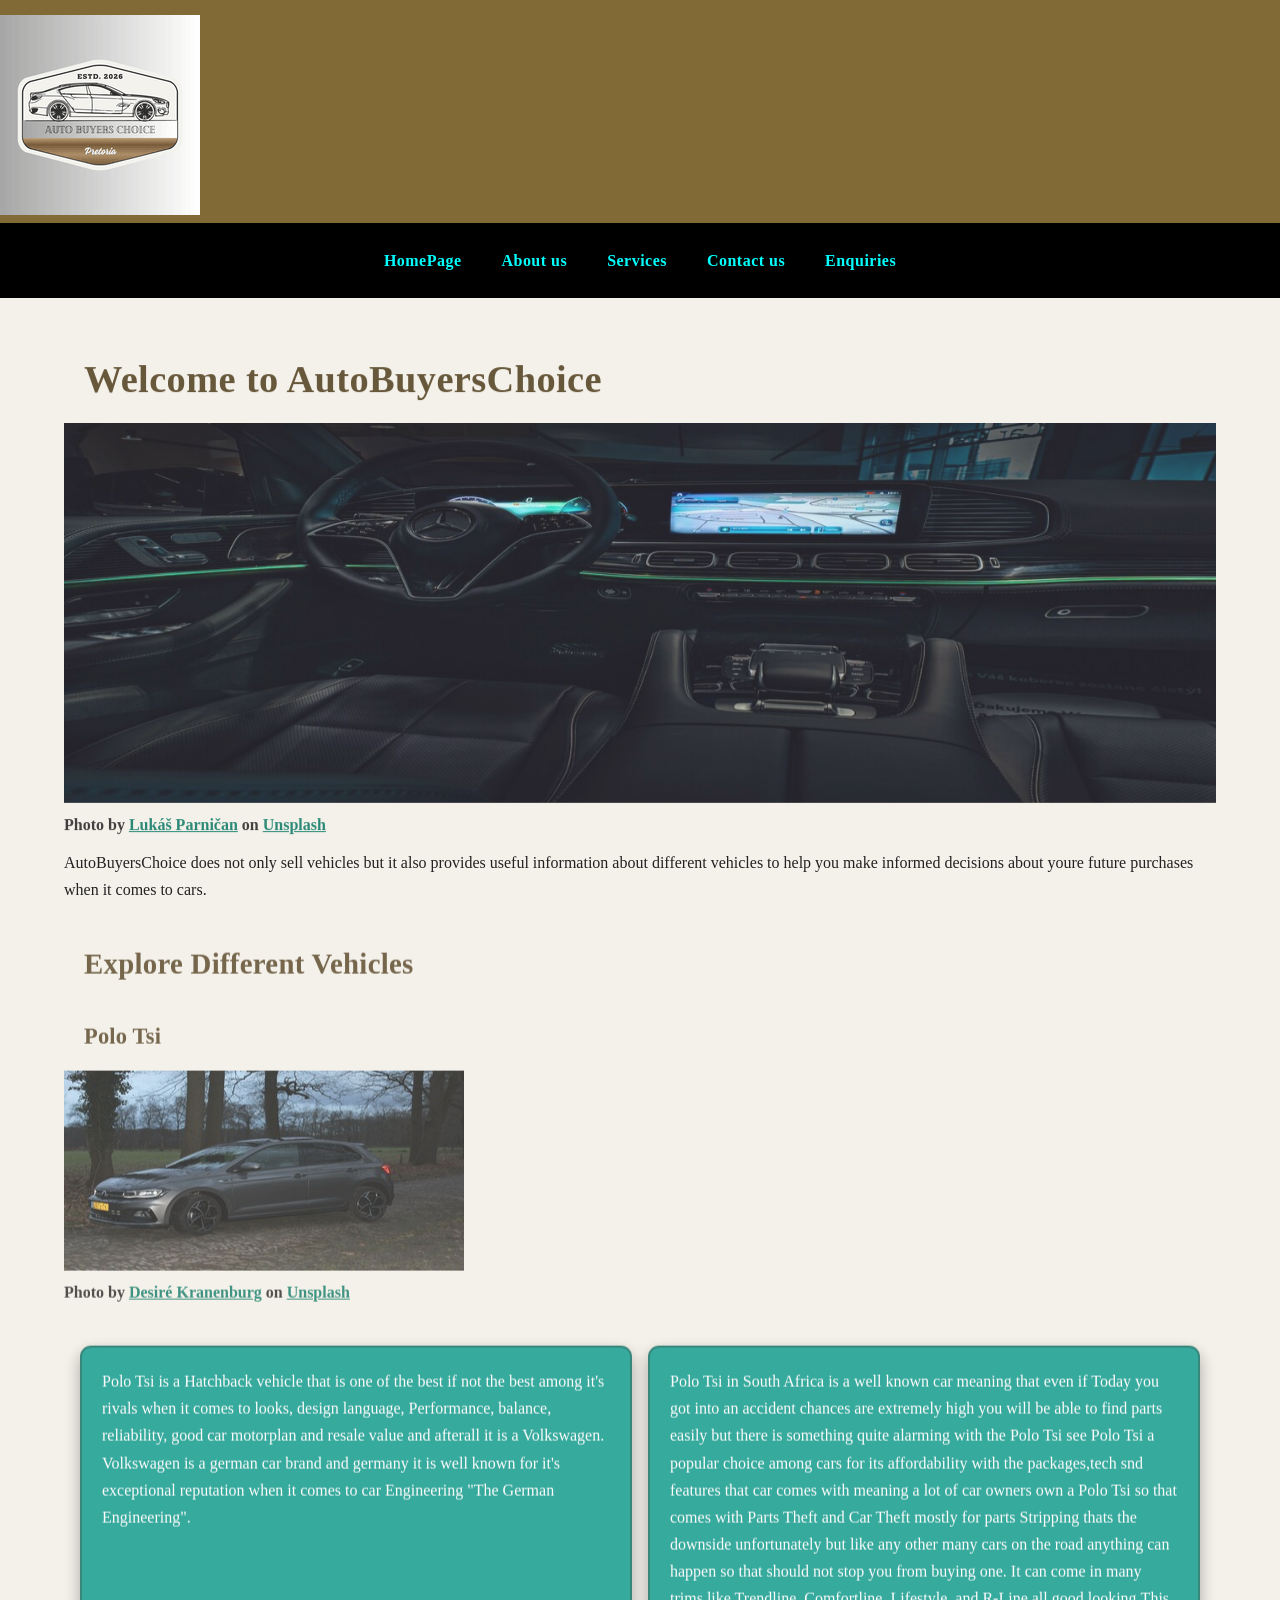
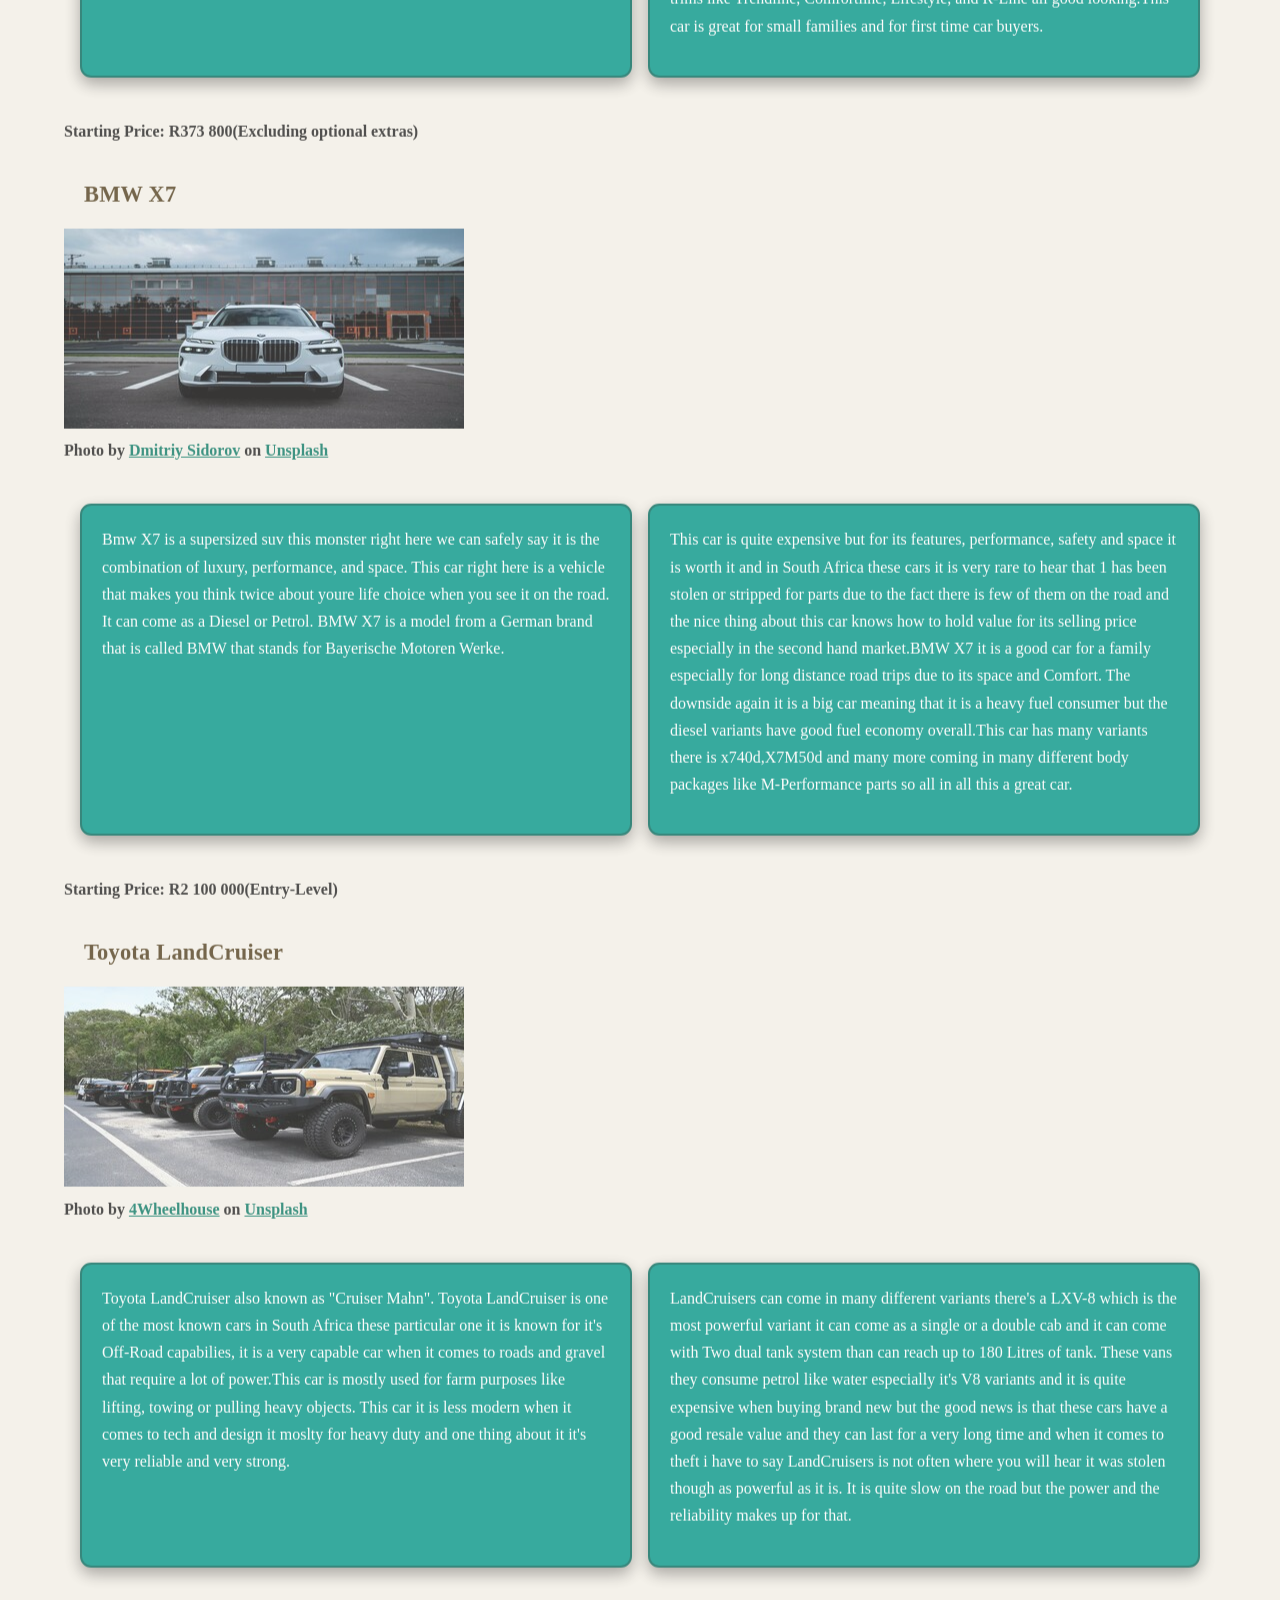
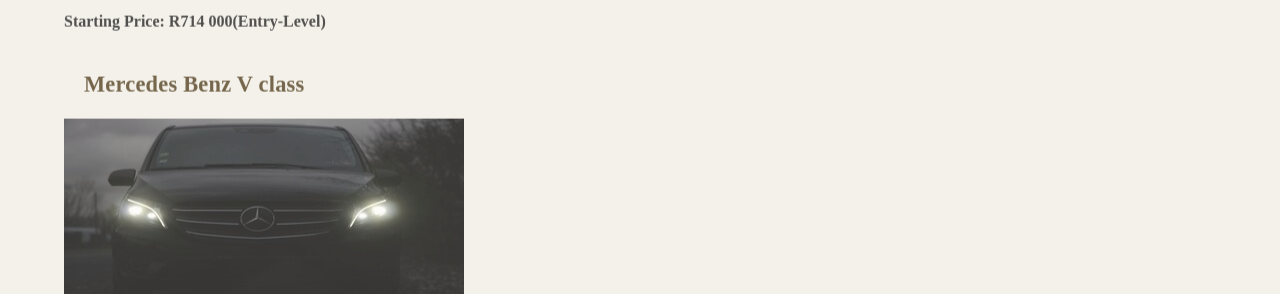
<file: index.html>
<!DOCTYPE html>
<html lang="en">
<head>
    
    <meta charset="UTF-8">
    <meta http-equiv="refresh" content="0; url=AutoBuyersChoice/index.html">
    <title>AutoBuyersChoice</title>
</head>
<body>
  <p>Redirecting to <a href="AutoBuyersChoice/index.html">AutoBuyersChoice</a>.</p>
</file>
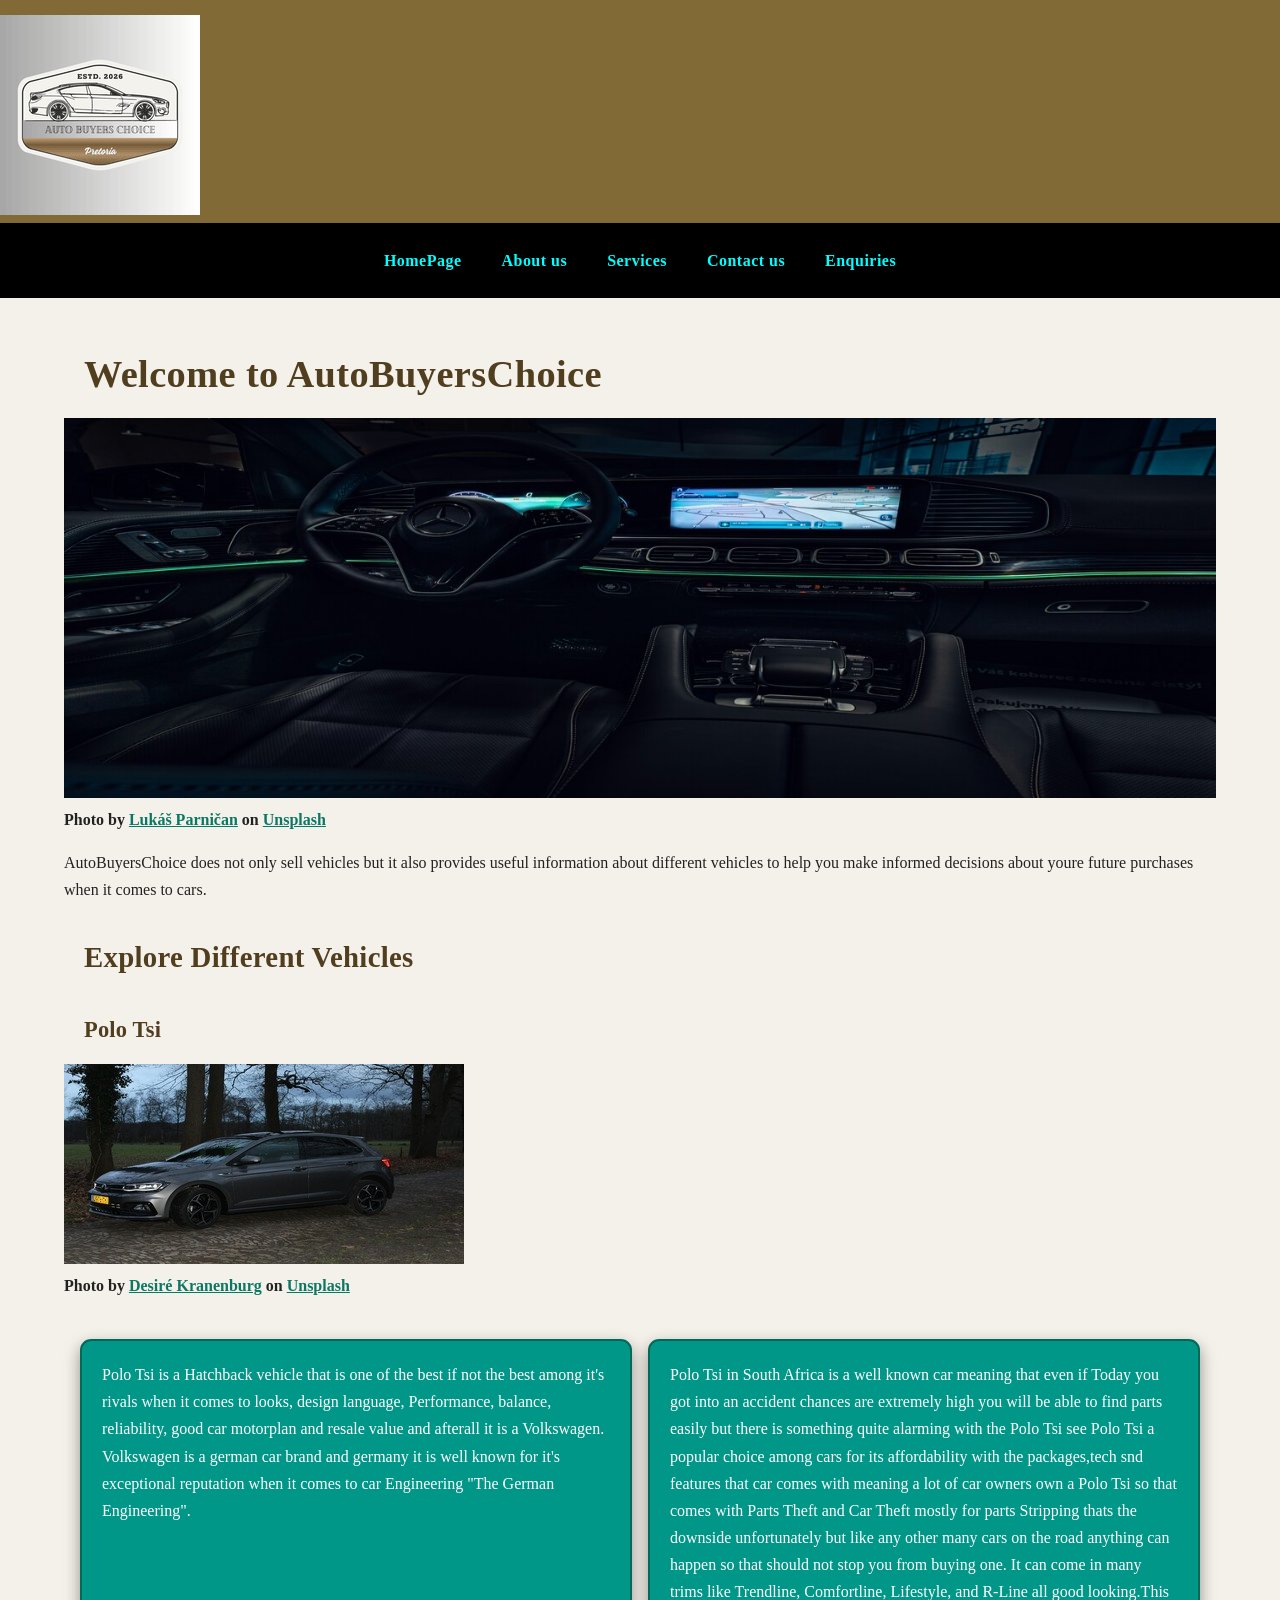
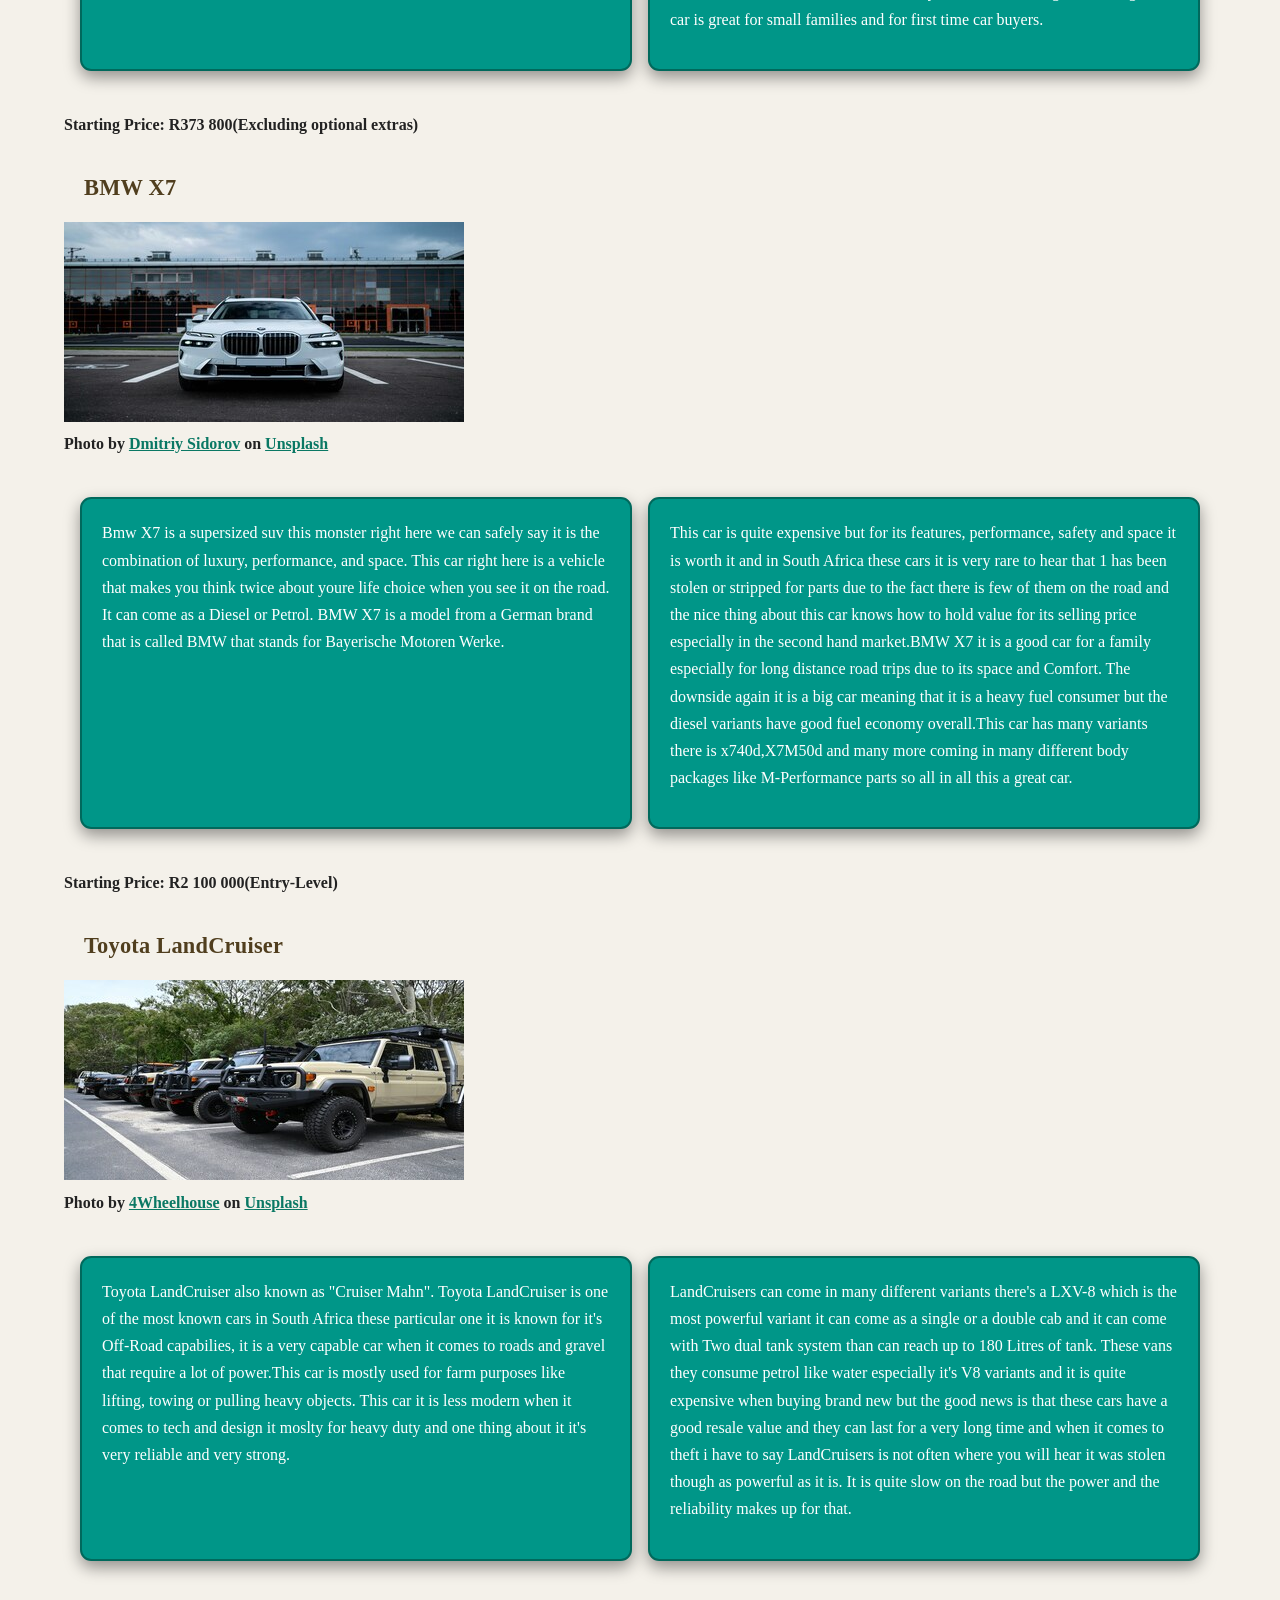
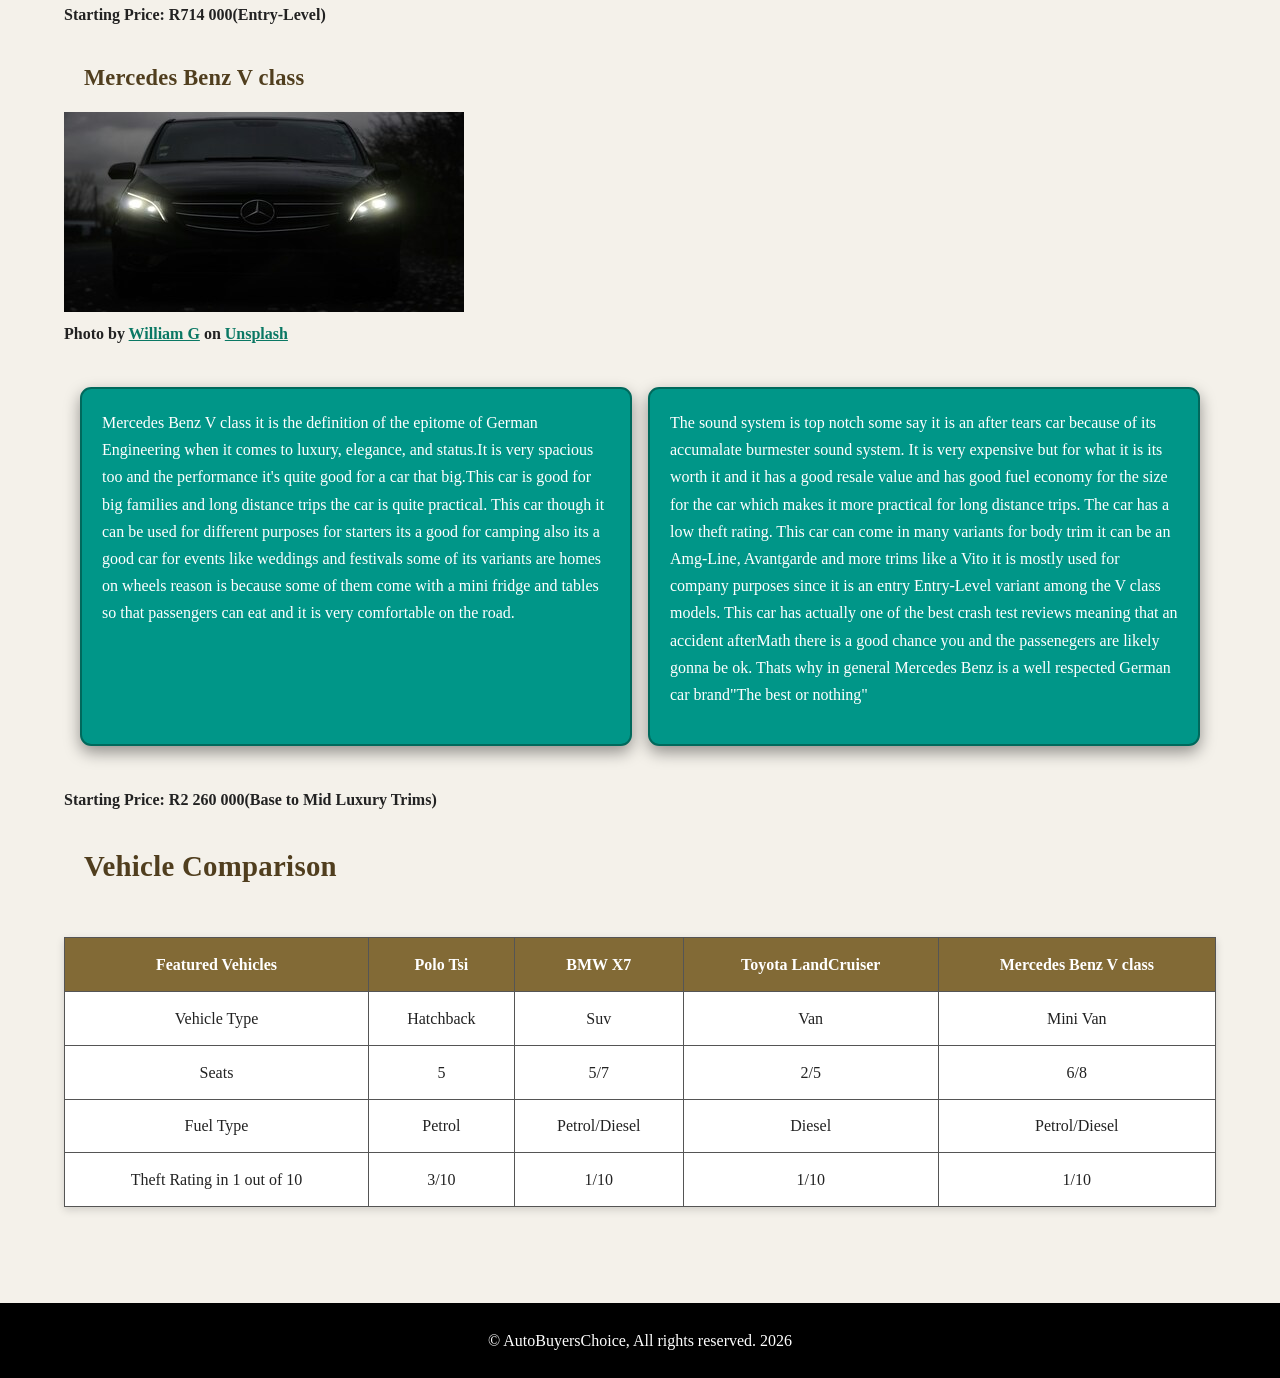
<file: AutoBuyersChoice/index.html>
﻿<!DOCTYPE html>
<html lang="en">
<head>
    
    <meta charset="UTF-8">
    <meta name="viewport" content="width=device-width, initial-scale=1.0">
    <link rel="stylesheet" href="css_assets/myfirststyle.css">
    <meta name="description" content="AutoBuyersChoice sells cars and gives honest reviews of the Polo TSI, BMW X7, Toyota LandCruiser and Mercedes-Benz V-Class in South Africa.">
    <meta property="og:title" content="AutoBuyersChoice | Car Reviews and Car Sales in South Africa">
    <meta property="og:description" content="Honest car reviews, comparisons and buying tips from AutoBuyersChoice in Pretoria and Cape Town.">
    <meta property="og:type" content="website">
    <title>AutoBuyersChoice | Car Reviews and Car Sales in South Africa</title>

</head>
<body>
    <header>
        <img src="_images/AUTOBUYERSCHOICE.png" alt="AutoBuyersChoice Logo">

      <nav>
        <ul>
            <li><a href="index.html">HomePage</a></li>
            <li><a href="about.html">About us</a></li>
            <li><a href="services.html">Services</a></li>
            <li><a href="contact.html">Contact us</a></li>
            <li><a href="enquiries.html">Enquiries</a></li>

        </ul>
       </nav>

      </header>

<main>

    <h1>Welcome to AutoBuyersChoice</h1>
    <img src="_images/AutoBuyersChoice Mercedes Benz.jpg" alt="The interior of Mercedes-Benz with a view of a dashboard" loading="lazy">
    <p><strong>Photo by <a href="https://unsplash.com/@lukasparnican?utm_source=unsplash&utm_medium=referral&utm_content=creditCopyText">Lukáš Parničan</a> on <a href="https://unsplash.com/photos/the-interior-of-a-car-with-a-view-of-the-dashboard-rMFFqzLakzQ?utm_source=unsplash&utm_medium=referral&utm_content=creditCopyText">Unsplash</a></strong></p>

    <div>
 <div>
    <p>
        AutoBuyersChoice does not only sell vehicles but it also provides useful 
        information about different vehicles to help you make
        informed decisions about youre future purchases when it comes to cars.
    </p>
</div>
    </div>
    <h2>Explore Different Vehicles</h2>

    <h3>Polo Tsi</h3>
    <img src="_images/AutoBuyersChoice Volkswagen Polo Tsi.jpg" alt="A grey Volkswagen Polo TSI parked in front of some trees " loading="lazy"> 
    <p><strong>Photo by <a href="https://unsplash.com/@desirechristine?utm_source=unsplash&utm_medium=referral&utm_content=creditCopyText">Desiré Kranenburg</a> on <a href="https://unsplash.com/photos/a-grey-car-parked-in-front-of-some-trees-YgaTvbwHzn0?utm_source=unsplash&utm_medium=referral&utm_content=creditCopyText">Unsplash</a> </strong></p>
<div class="container">
    <div>
        <p>
            Polo Tsi is a Hatchback vehicle that is one of the best if not the best among it's rivals when it comes to looks, design language,
            Performance, balance, reliability, good car motorplan and resale value and afterall it is a Volkswagen. Volkswagen is a german car brand and germany it is well known for it's
            exceptional reputation when it comes to car Engineering "The German Engineering".
        </p>
    </div>
    <div>
        <p>
            Polo Tsi in South Africa is a well known car meaning that even if Today you got into an accident chances are extremely high you will be able to find parts easily but there
            is something quite alarming with the Polo Tsi see Polo Tsi a popular choice among cars for its affordability with the packages,tech snd features that car
            comes with meaning a lot of car owners own a Polo Tsi so that comes with Parts Theft and Car Theft mostly for parts Stripping thats 
            the downside unfortunately but like any other many cars on the road anything can happen so that should not stop you from buying one. It can 
            come in many trims like Trendline, Comfortline, Lifestyle, and R-Line all good looking.This car is great for small families and for first time car buyers.
        </p>
    </div>
</div>
    <p><strong>Starting Price: R373 800(Excluding optional extras)</strong></p>


    <h3>BMW X7</h3>
    <img src="_images/AutoBuyersChoice Bmw X7.jpg" alt="A white BMW X7 SUV parked in a parking lot" loading="lazy">
    <p><strong>Photo by <a href="https://unsplash.com/@psydorov?utm_source=unsplash&utm_medium=referral&utm_content=creditCopyText">Dmitriy Sidorov</a> on <a href="https://unsplash.com/photos/a-white-bmw-suv-parked-in-a-parking-lot-56tzohFw8EU?utm_source=unsplash&utm_medium=referral&utm_content=creditCopyText">Unsplash</a></strong></p>

<div class="container">
    <div>
        <p>
            Bmw X7 is a supersized suv this monster right here we can safely say it is the combination of luxury, performance, and space. This car
            right here is a vehicle that makes you think twice about youre life choice when you see it on the road. It can come as a Diesel or Petrol.
            BMW X7 is a model from a German brand that is called BMW that stands for Bayerische Motoren Werke.
        </p>
    </div>
    <div>
        <p>
            This car is quite expensive but for its features, performance, safety and space it is worth it and in South Africa these cars it is very rare to hear that 1 has been stolen
            or stripped for parts due to the fact there is few of them on the road and the nice thing about this car knows how to hold value for its selling
            price especially in the second hand market.BMW X7 it is a good car for a family especially for long distance road trips due to its space and Comfort.
            The downside again it is a big car meaning that it is a heavy fuel consumer but the diesel variants have good fuel economy overall.This car has many variants
            there is x740d,X7M50d and many more coming in many different body packages like M-Performance parts so all in all this a great car.
        </p>
    </div>
</div>

    <p><strong>Starting Price: R2 100 000(Entry-Level)</strong></p>

    <h3>Toyota LandCruiser</h3>
    <img src="_images/AutoBuyersChoice Toyota LandCruiser.jpg" alt="Several Toyota LandCruiser off-road vehicles parked in a row outdoors" loading="lazy">
    <p><strong>Photo by <a href="https://unsplash.com/@4wheelhouse?utm_source=unsplash&utm_medium=referral&utm_content=creditCopyText">4Wheelhouse</a> on <a href="https://unsplash.com/photos/several-off-road-vehicles-parked-in-a-row-outdoors-bmlwS8A6YAk?utm_source=unsplash&utm_medium=referral&utm_content=creditCopyText">Unsplash</a></strong></p>

<div class="container">
    <div>
        <p>
            Toyota LandCruiser also known as "Cruiser Mahn". Toyota LandCruiser is one of the most known cars in South Africa these particular one it is known for it's Off-Road capabilies,
            it is a very capable car when it comes to roads and gravel that require a lot of power.This car is mostly used for farm purposes like lifting, towing or pulling heavy objects.
            This car it is less modern when it comes to tech and design it moslty for heavy duty and one thing about it it's very reliable and very strong.
        </p>
    </div>
     <div>
        <p>
            LandCruisers can come in many different variants there's a LXV-8 which is the most powerful variant it can come as a single or a double cab and it can come with Two dual tank system than can reach up to 180 Litres of tank. These vans 
            they consume petrol like water especially it's V8 variants and it is quite expensive when buying brand new but the good news is that these cars have a good resale value and they can last for 
            a very long time and when it comes to theft i have to say LandCruisers is not often where you will hear it was stolen though as powerful as it is. It is quite slow on the road but the power and the reliability 
            makes up for that.
        </p>
    </div>
</div>

    <p><strong>Starting Price: R714 000(Entry-Level)</strong></p>


    <h3>Mercedes Benz V class</h3>
    <img src="_images/AutoBuyersChoice Mercedes Benz V class.jpg" alt="A dark Mercedes-Benz V-Class van with its headlights on" loading="lazy">
    <p><strong>Photo by <a href="https://unsplash.com/@ljvtc11?utm_source=unsplash&utm_medium=referral&utm_content=creditCopyText">William G</a> on <a href="https://unsplash.com/photos/a-dark-mercedes-van-with-its-headlights-on-PNW4oeltJGo?utm_source=unsplash&utm_medium=referral&utm_content=creditCopyText">Unsplash</a></strong></p>

    <div class="container">
    <div>
        <p>
            Mercedes Benz V class it is the definition of the epitome of German Engineering when it comes to luxury, elegance, and status.It is very spacious too and the performance it's quite good for a car that big.This car is good
            for big families and long distance trips the car is quite practical. This car though it can be used for different purposes for starters its a good for camping also its a good car for events like weddings and festivals some 
            of its variants are homes on wheels reason is because some of them come with a mini fridge and tables so that passengers can eat and it is very comfortable on the road.
        </p>
    </div>
    <div>
        <p>
            The sound system is top notch some say it is an after tears car because of its accumalate burmester sound system. It is very expensive but for what it is its worth it and it has a good resale value and has good fuel economy for the size for the car which makes it more practical for 
            long distance trips. The car has a low theft rating. This car can come in many variants for body trim it can be an Amg-Line, Avantgarde and more trims like a Vito it is mostly used for company purposes since it is an entry Entry-Level
            variant among the V class models. This car has actually one of the best crash test reviews meaning that an accident afterMath there is a good chance you and the passenegers are likely gonna be ok. Thats why in general Mercedes Benz is a well
            respected German car brand"The best or nothing"
        </p>
    </div>
</div>
    <p><strong>Starting Price: R2 260 000(Base to Mid Luxury Trims)</strong></p>
    

    <h2>Vehicle Comparison</h2>

    <table border="1">

        <tr>
            <th>Featured Vehicles</th>
            <th>Polo Tsi</th>
            <th>BMW X7</th>
            <th>Toyota LandCruiser</th>
            <th>Mercedes Benz V class</th>
        </tr>

        <tr>
            <td>Vehicle Type</td>
            <td>Hatchback</td>
            <td>Suv</td>
            <td>Van</td>
            <td>Mini Van</td>
        </tr>

        <tr>
            <td>Seats</td>
            <td>5</td>
            <td>5/7</td>
            <td>2/5</td>
            <td>6/8</td>
        </tr>

        <tr>
            <td>Fuel Type</td>
            <td>Petrol</td>
            <td>Petrol/Diesel</td>
            <td>Diesel</td>
            <td>Petrol/Diesel</td>
        </tr>

        <tr>
            <td>Theft Rating in 1 out of 10</td>
            <td>3/10</td>
            <td>1/10</td>
            <td>1/10</td>
            <td>1/10</td>
        </tr>

    </table>

</main>

</body>
</html>
      <footer>
        <p>&copy; AutoBuyersChoice, All rights reserved. 2026</p>
      </footer>
      <script src="js_assets/animations.js"></script>
</body>
</html>
</file>
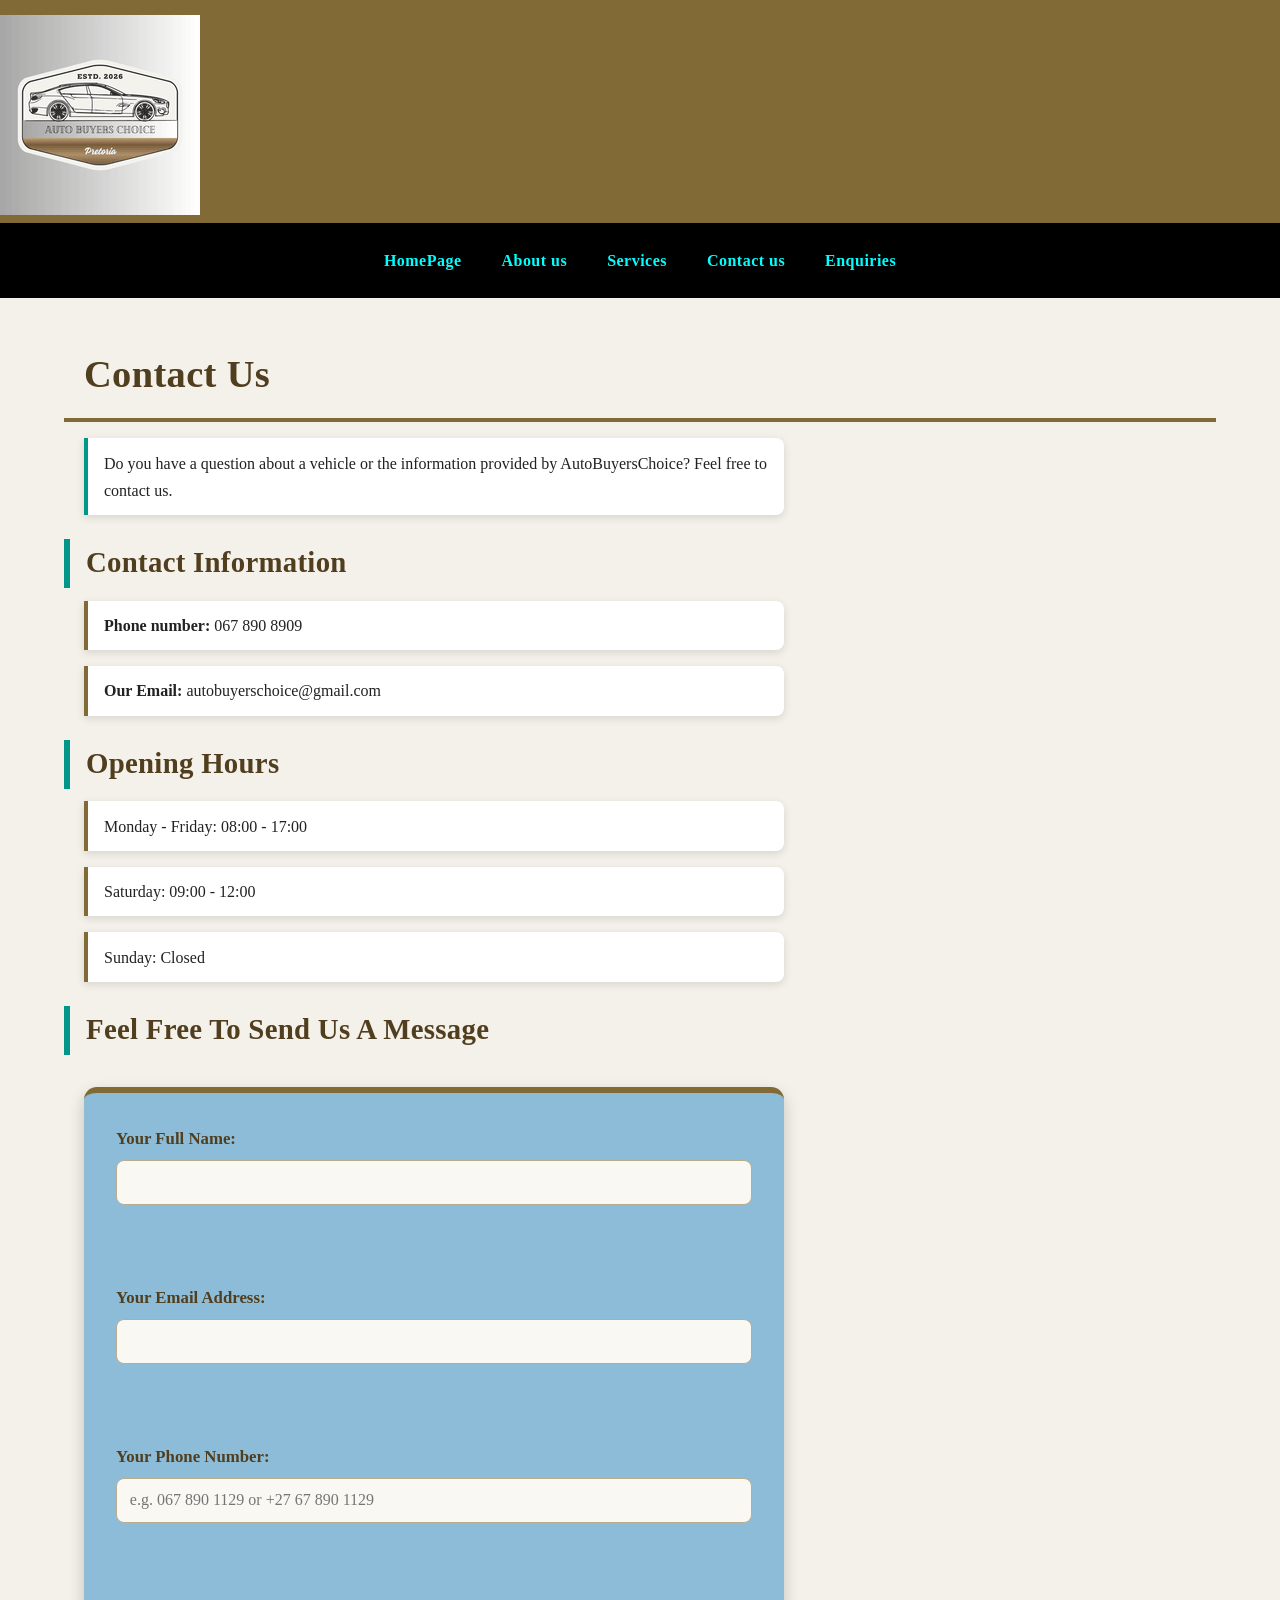
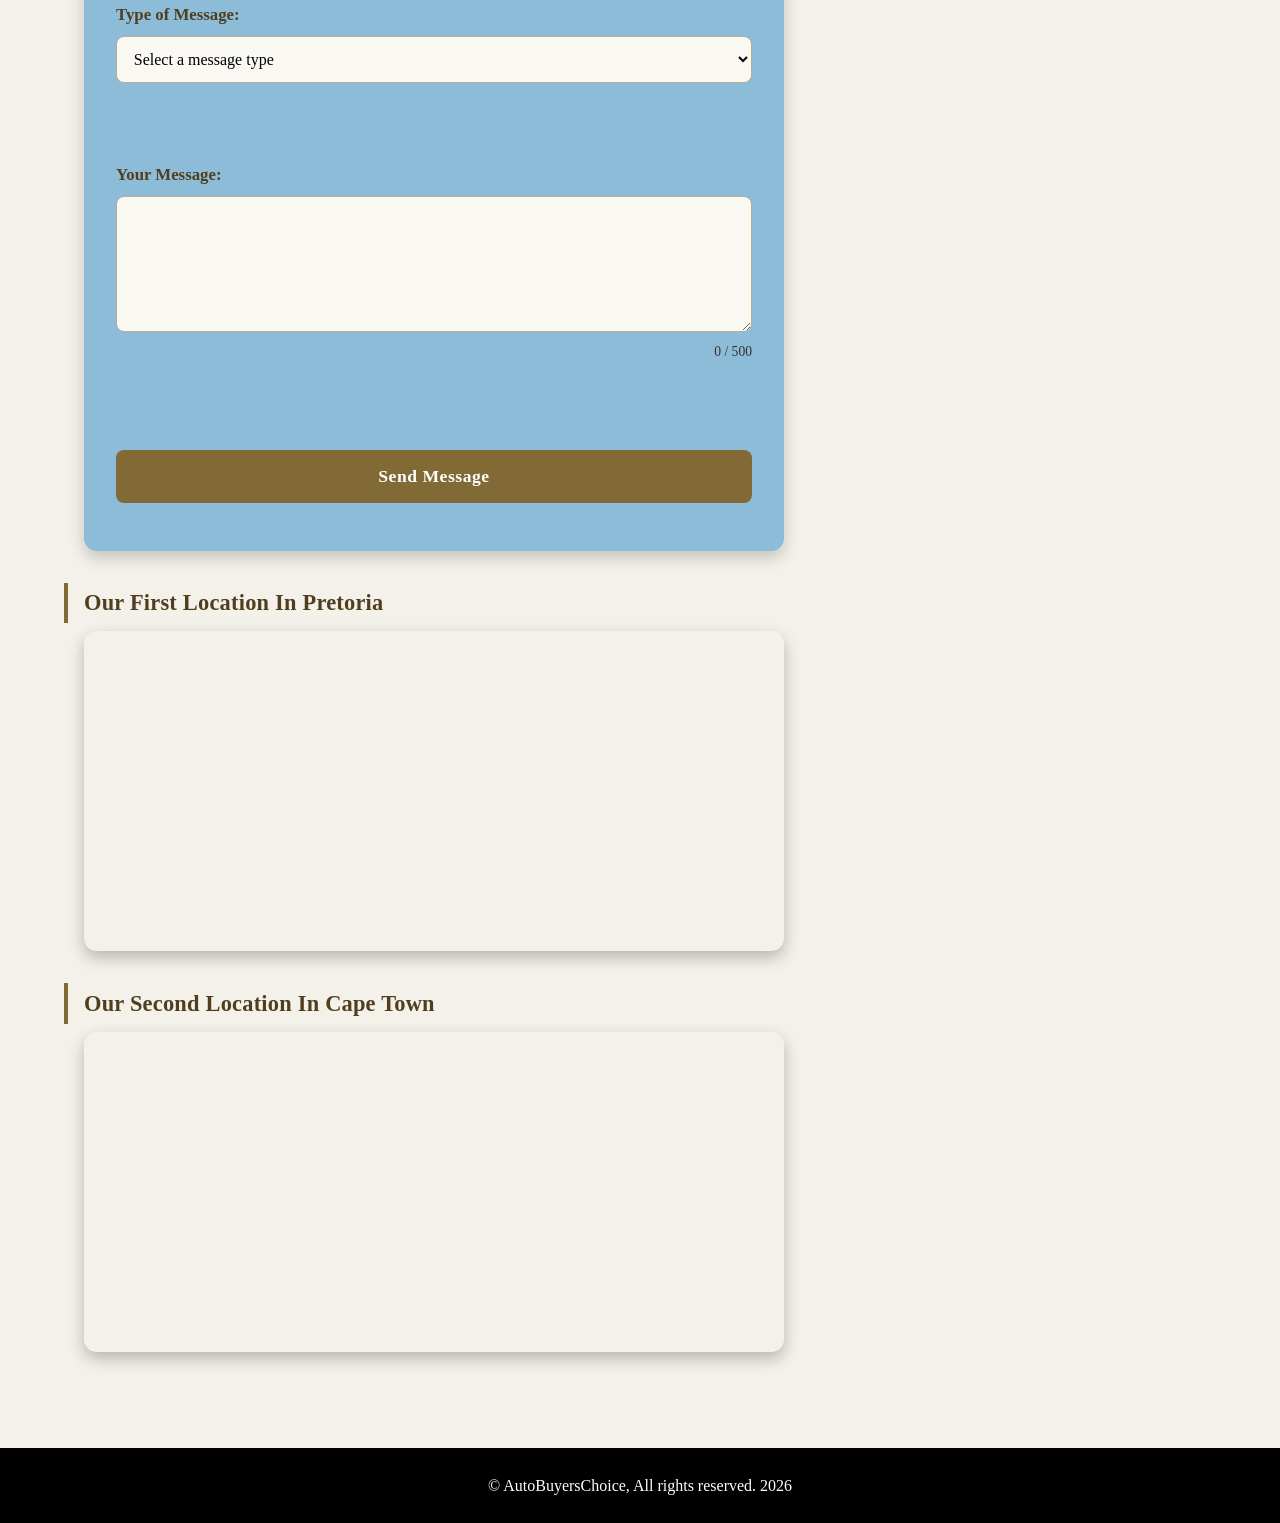
<file: AutoBuyersChoice/contact.html>
﻿<!DOCTYPE html>
<html lang="en">
<head>
    <meta charset="UTF-8">
    <meta name="viewport" content="width=device-width, initial-scale=1.0">
    <meta name="description" content="Contact AutoBuyersChoice in Pretoria or Cape Town. Send us a message, find our opening hours and get directions to our dealerships.">
    <link rel="stylesheet" href="css_assets/myfirststyle.css">
    <title>AutoBuyersChoice | Contact us</title>
</head>
<body>

    <!--This is a header with a logo and a navigation menu-->

    <header>
        <img src="_images/AUTOBUYERSCHOICE.png" alt="AutoBuyersChoice Logo">

        <nav>
            <ul>
                <li><a href="index.html">HomePage</a></li>
                <li><a href="about.html">About us</a></li>
                <li><a href="services.html">Services</a></li>
                <li><a href="contact.html">Contact us</a></li>
                <li><a href="enquiries.html">Enquiries</a></li>
            </ul>
        </nav>
    </header>

    <main>

        <h1>Contact Us</h1>

        <p>
            Do you have a question about a vehicle or the information provided
            by AutoBuyersChoice? Feel free to contact us.
        </p>

<!--This is our contact details -->

        <h2>Contact Information</h2>

        <p>
            <strong>Phone number:</strong> 067 890 8909
        </p>

        <p>
            <strong>Our Email:</strong> autobuyerschoice@gmail.com
        </p>

        <!--These are the Operating hours in different days-->

        <h2>Opening Hours</h2>

        <p>
            Monday - Friday: 08:00 - 17:00
        </p>

        <p>
            Saturday: 09:00 - 12:00
        </p>

        <p>
            Sunday: Closed
        </p>

        <h2>Feel Free To Send Us A Message</h2>

<!--This is a contact form which basically sends responses to google forms-->

        <form id="contactForm" action="https://docs.google.com/forms/d/e/1FAIpQLScHQD3HnoZ60Q2xxmZvzDHdJZrcnqCmrWAJB0M6smT_6Wb4KQ/formResponse" method="POST" novalidate>

            <!--The name field-->

            <label for="contactName">Your Full Name:</label><br>
            <input type="text" id="contactName" name="entry.1837980274" autocomplete="name">
            <span class="error-message" id="contactNameError" role="alert"></span>

            <br><br>

<!--The email field-->

            <label for="contactEmail">Your Email Address:</label><br>
            <input type="email" id="contactEmail" name="entry.1574379930" autocomplete="email">
            <span class="error-message" id="contactEmailError" role="alert"></span>

            <br><br>

<!--The contact field-->

            <label for="contactPhone">Your Phone Number:</label><br>
            <input type="tel" id="contactPhone" name="entry.1855490775" placeholder="e.g. 067 890 1129 or +27 67 890 1129" autocomplete="tel">
            <span class="error-message" id="contactPhoneError" role="alert"></span>

            <br><br>

<!--The message type dropdown-->

            <label for="contactType">Type of Message:</label><br>
            <select id="contactType" name="entry.2101402831">
                <option value="">Select a message type</option>
                <option>Book A Test Drive</option>
                <option>General Questions</option>
                <option>Complaints</option>
                <option>Feedback</option>
                <option>Other</option>
            </select>
            <span class="error-message" id="contactTypeError" role="alert"></span>

            <br><br>

<!--The message part with 500 words limit-->

            <label for="contactMessage">Your Message:</label><br>
            <textarea id="contactMessage" name="entry.703453988" rows="6" cols="40" maxlength="500"></textarea>
            <span class="char-count" id="contactCount">0 / 500</span>
            <span class="error-message" id="contactMessageError" role="alert"></span>

            <br><br>

            <input type="submit" id="contactSubmit" value="Send Message">

            <p class="form-status" id="contactStatus" role="status"></p>

        </form>

<!--This is basically hidden until the form has been sent then details will be sent-->

        <section class="response-box" id="contactResponse" hidden aria-live="polite">
            <h2>Thank you, your message has been sent</h2>
            <p id="contactResponseText"></p>
            <p>Your email app should open with your message ready to send. If it did not, <a id="mailtoLink" href="#">click here to open the email</a>.</p>
            <p><a href="contact.html">Send another message</a></p>
        </section>

<!--Google maps for the two locations of the autobuyerschoice-->

        <h3>Our First Location In Pretoria</h3>

        <iframe title="Map of our Pretoria dealership" src="https://www.google.com/maps/embed?pb=!1m14!1m12!1m3!1d1726.805439672106!2d28.237937714229048!3d-25.737461814480092!2m3!1f0!2f0!3f0!3m2!1i1024!2i768!4f13.1!5e1!3m2!1sen!2sza!4v1786579083695!5m2!1sen!2sza" width="400" height="300" style="border:0;" allowfullscreen="" loading="lazy" referrerpolicy="strict-origin-when-cross-origin"></iframe>

        <h3>Our Second Location In Cape Town</h3>

        <iframe title="Map of our Cape Town dealership" src="https://www.google.com/maps/embed?pb=!1m14!1m12!1m3!1d789.3811132746143!2d19.371052167760425!3d-34.556616225807545!2m3!1f0!2f0!3f0!3m2!1i1024!2i768!4f13.1!5e1!3m2!1sen!2sza!4v1786579418168!5m2!1sen!2sza" width="400" height="300" style="border:0;" allowfullscreen="" loading="lazy" referrerpolicy="strict-origin-when-cross-origin"></iframe>

    </main>

    <footer>
        <p>&copy; AutoBuyersChoice, All rights reserved. 2026</p>
    </footer>

    <script src="js_assets/contact.js"></script>
    <script src="js_assets/animations.js"></script>
</body>
</html>
</file>
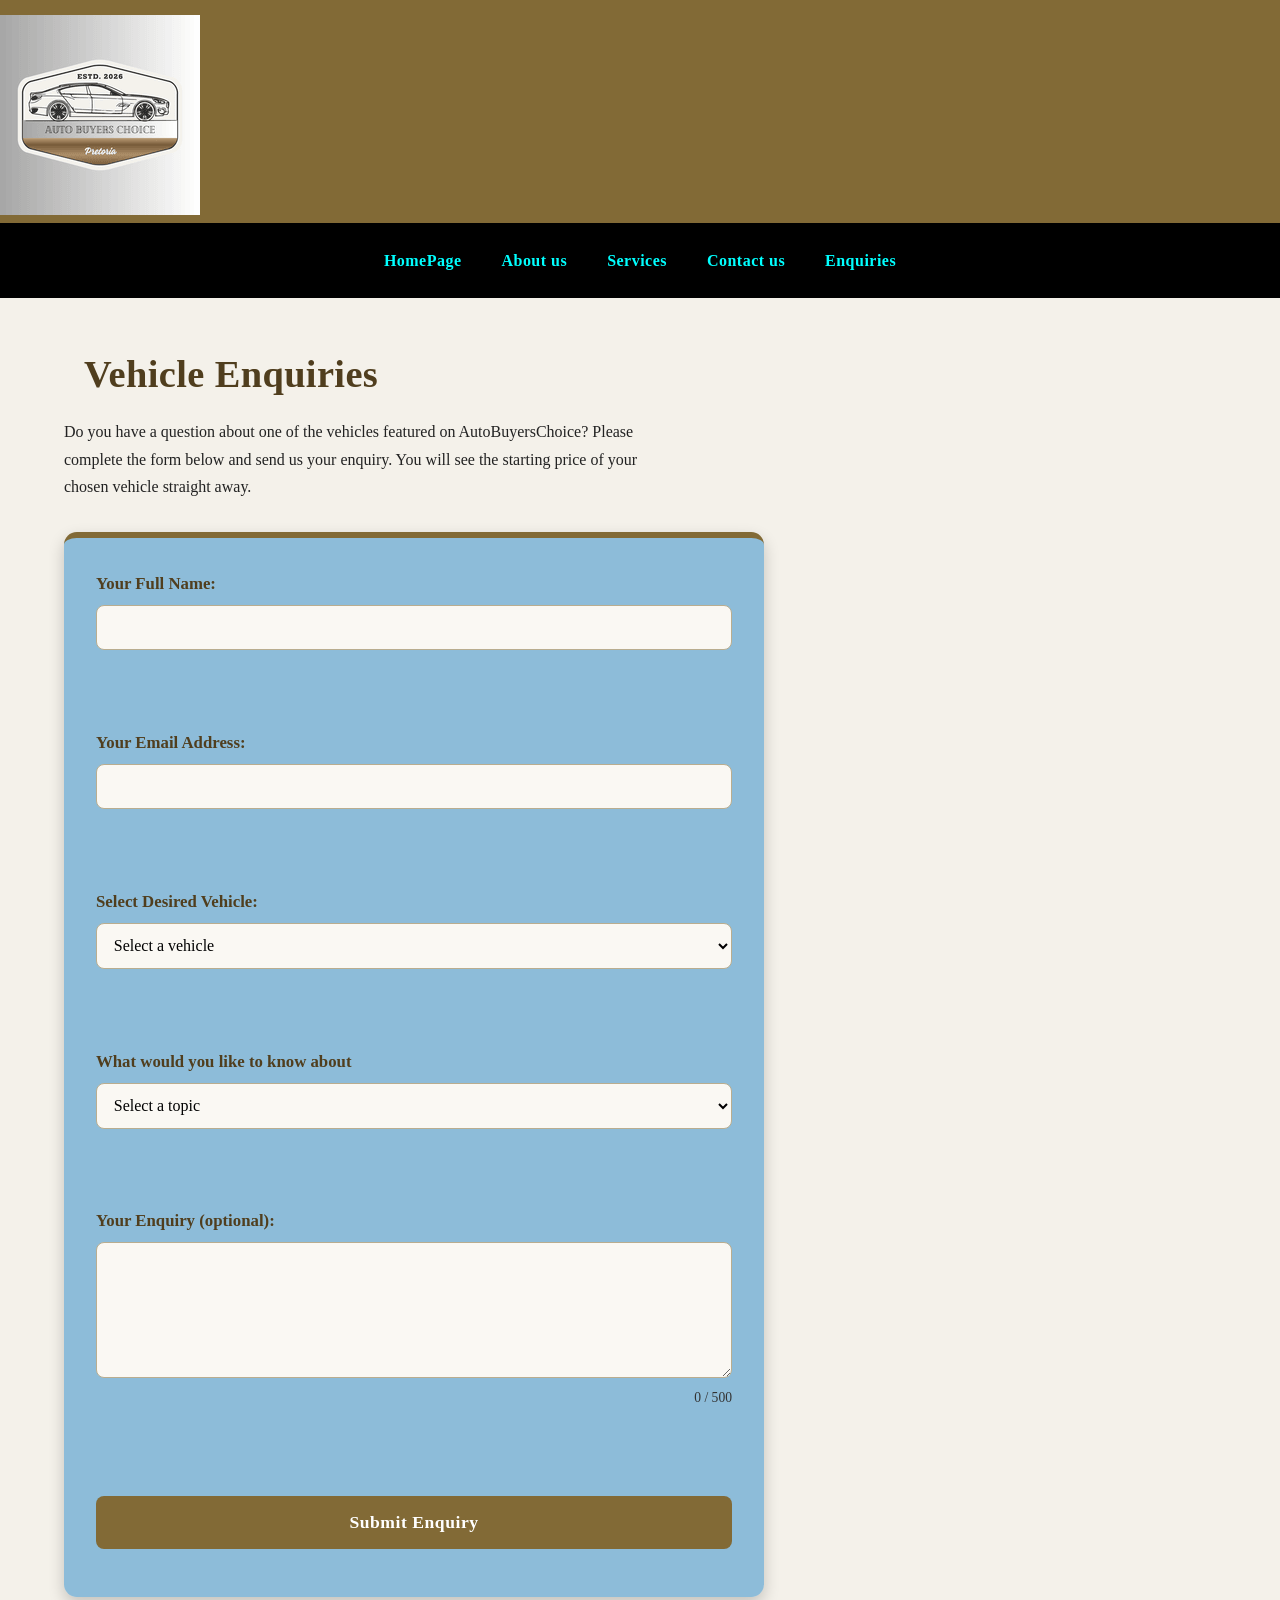
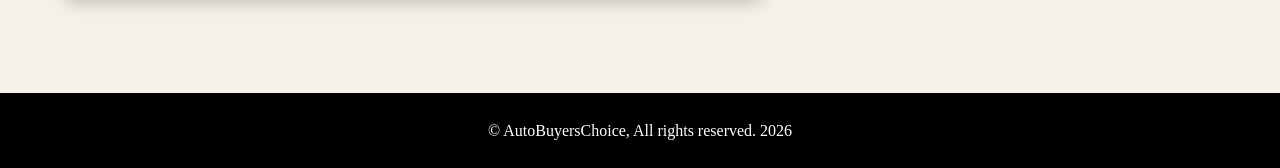
<file: AutoBuyersChoice/enquiries.html>
﻿<!DOCTYPE html>
<html lang="en">
<head>
    <meta charset="UTF-8">
    <meta name="viewport" content="width=device-width, initial-scale=1.0">
    <meta name="description" content="Send an enquiry about the Polo TSI, BMW X7, Toyota LandCruiser or Mercedes-Benz V-Class and get the starting price straight away.">
    <link rel="stylesheet" href="css_assets/myfirststyle.css">
    <title>AutoBuyersChoice | Any Enquiries</title>
</head>
<body>
    <!--This is a header with a logo and a navigation menu-->
    <header>
        <img src="_images/AUTOBUYERSCHOICE.png" alt="AutoBuyersChoice Logo">

        <nav>
            <ul>
                <li><a href="index.html">HomePage</a></li>
                <li><a href="about.html">About us</a></li>
                <li><a href="services.html">Services</a></li>
                <li><a href="contact.html">Contact us</a></li>
                <li><a href="enquiries.html">Enquiries</a></li>
            </ul>
        </nav>
    </header>

    <main>

        <h1>Vehicle Enquiries</h1>

        <p>
            Do you have a question about one of the vehicles featured
            on AutoBuyersChoice? Please complete the form below and send us
            your enquiry. You will see the starting price of your chosen vehicle straight away.
        </p>

        <!--This is a Enquiry form which basically sends responses to google form-->

        <form id="enquiryForm" action="https://docs.google.com/forms/d/e/1FAIpQLSf6F-EF1lt_LmMzbi39npbXKfGvBC7l8oPrKX0yTTDyI47Oqw/formResponse" method="POST" novalidate>
<!--The name field-->

            <label for="name">Your Full Name:</label><br>
            <input type="text" id="name" name="entry.2084744273" autocomplete="name">
            <span class="error-message" id="nameError" role="alert"></span>

            <br><br>

<!--The email field-->

            <label for="email">Your Email Address:</label><br>
            <input type="email" id="email" name="entry.893499986" autocomplete="email">
            <span class="error-message" id="emailError" role="alert"></span>

            <br><br>

<!--This is the vehicle dropdown-->

            <label for="vehicle">Select Desired Vehicle:</label><br>
            <select id="vehicle" name="entry.1214658938">
                <option value="">Select a vehicle</option>
                <option value="Polo Tsi">Polo TSI</option>
                <option value="BMW X7">BMW X7</option>
                <option value="Toyota LandCruiser">Toyota LandCruiser</option>
                <option value="Mercedes-Benz V-Class">Mercedes-Benz V-Class</option>
            </select>
            <span class="error-message" id="vehicleError" role="alert"></span>

            <br><br>

<!--This one is for topic dropdown-->

            <label for="topic">What would you like to know about</label><br>
            <select id="topic" name="entry.449957808">
                <option value="">Select a topic</option>
                <option>Price</option>
                <option>Performance</option>
                <option>Fuel Economy</option>
                <option>Reliability</option>
                <option>Features</option>
                <option>Other</option>
            </select>
            <span class="error-message" id="topicError" role="alert"></span>

            <br><br>

<!--This is for the message that you will send as an option with 500 words limit-->

            <label for="message">Your Enquiry (optional):</label><br>
            <textarea id="message" name="entry.838924664" rows="6" cols="40" maxlength="500"></textarea>
            <span class="char-count" id="messageCount">0 / 500</span>
            <span class="error-message" id="messageError" role="alert"></span>

            <br><br>

            <input type="submit" id="submitButton" value="Submit Enquiry">

            <p class="form-status" id="formStatus" role="status"></p>

        </form>

        <!--This is simply hiddent until the form is sent the the details will pop up-->

        <section class="response-box" id="enquiryResponse" hidden aria-live="polite">
            <h2>Thank you, your enquiry has been sent</h2>
            <p id="responseIntro"></p>
            <ul>
                <li id="responsePrice"></li>
                <li id="responseDetails"></li>
                <li id="responseTopic"></li>
            </ul>
            <p id="responseAvailability"></p>
            <p><a href="enquiries.html">Send another enquiry</a></p>
        </section>

    </main>

    <footer>
        <p>&copy; AutoBuyersChoice, All rights reserved. 2026</p>
    </footer>
<script src="js_assets/animations.js"></script>
    <script src="js_assets/enquiries.js"></script>
</body>
</html>
</file>
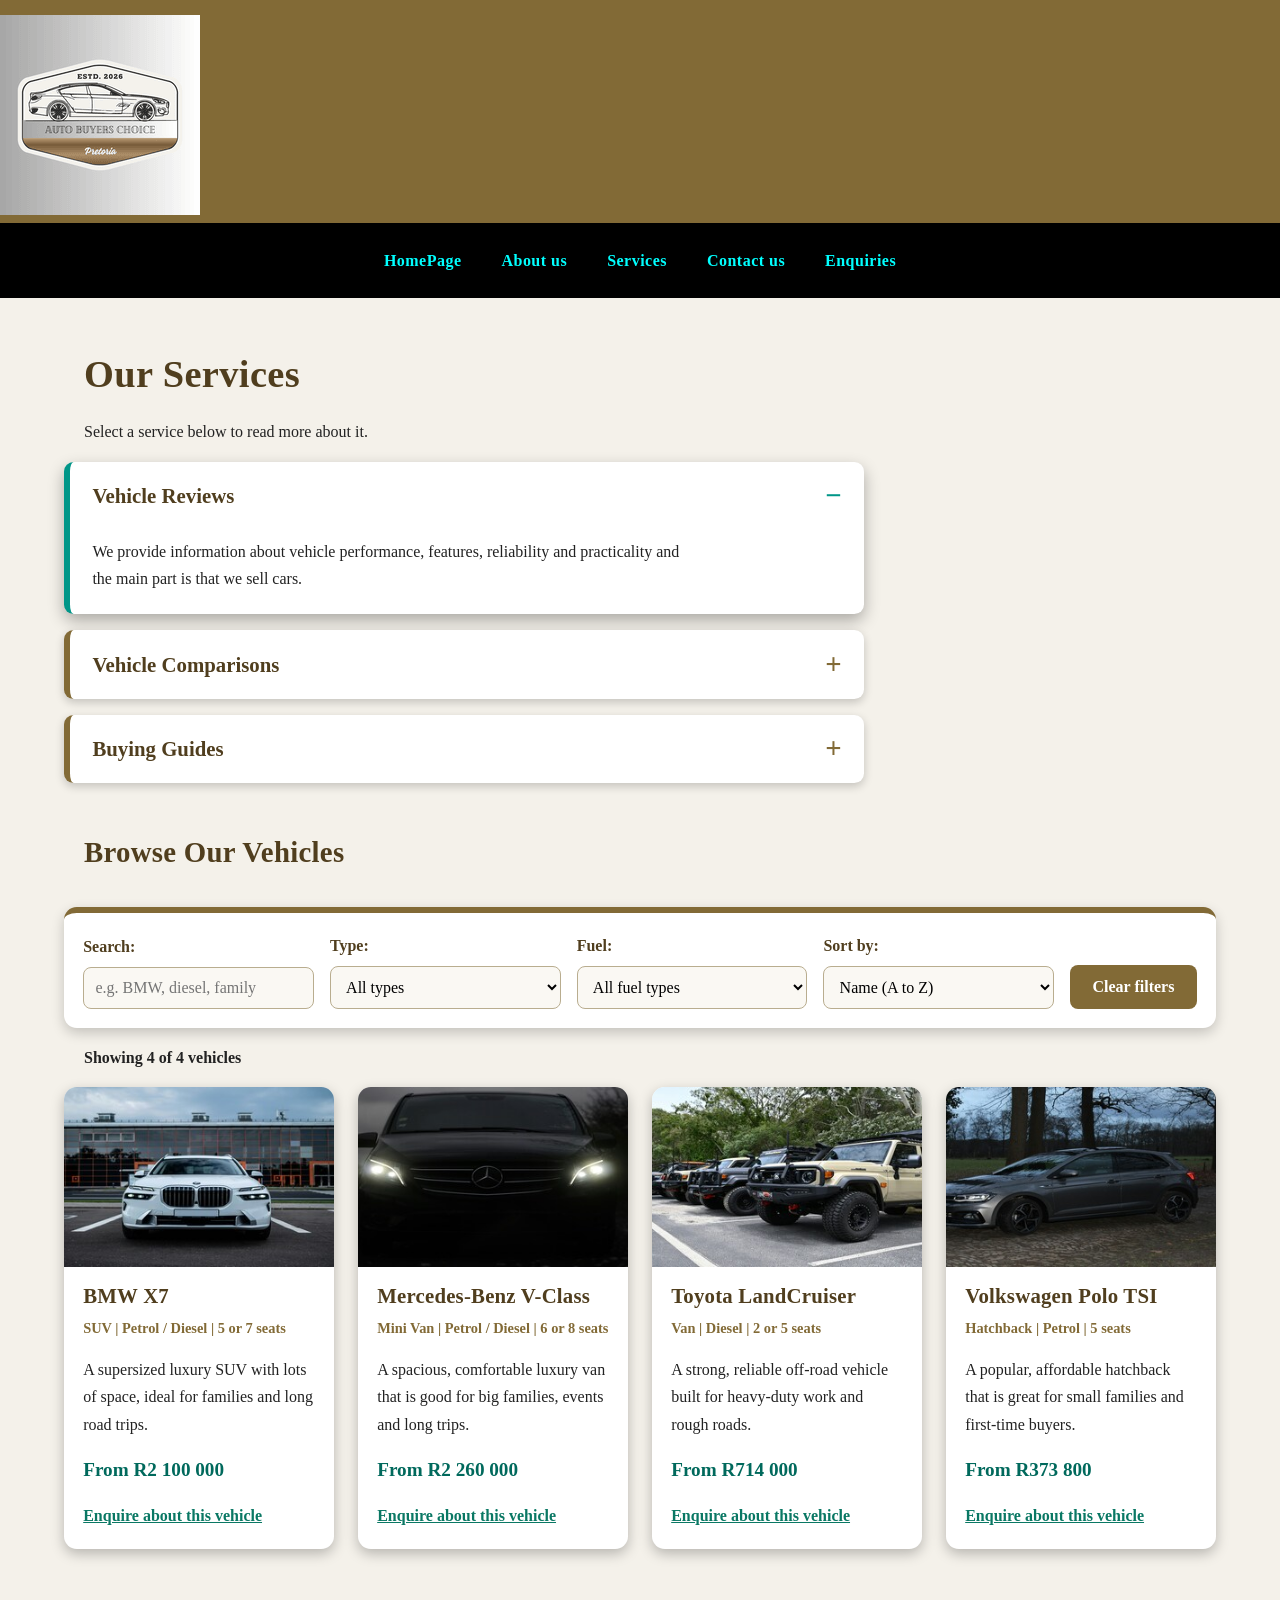
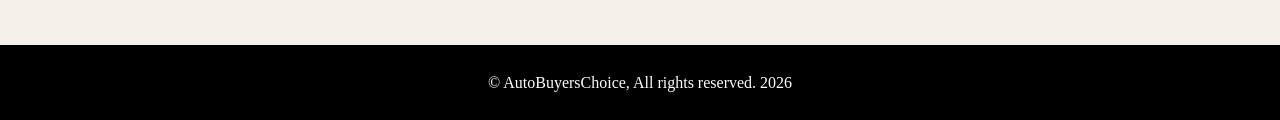
<file: AutoBuyersChoice/services.html>
﻿<!DOCTYPE html>
<html lang="en">
<head>
    <meta charset="UTF-8">
    <meta name="viewport" content="width=device-width, initial-scale=1.0">
    <meta name="description" content="AutoBuyersChoice services: honest vehicle reviews, side-by-side vehicle comparisons and practical car buying guides.">
    <link rel="stylesheet" href="css_assets/myfirststyle.css">
    <title>AutoBuyersChoice | Our Services</title>
</head>
<body>
    <header>
        <img src="_images/AUTOBUYERSCHOICE.png" alt="AutoBuyersChoice Logo">

        <nav>
            <ul>
                <li><a href="index.html">HomePage</a></li>
                <li><a href="about.html">About us</a></li>
                <li><a href="services.html">Services</a></li>
                <li><a href="contact.html">Contact us</a></li>
                <li><a href="enquiries.html">Enquiries</a></li>
            </ul>
        </nav>
    </header>

    <main>

        <h1>Our Services</h1>

        <p class="accordion-intro">Select a service below to read more about it.</p>

        <div class="accordion">

            <div class="accordion-item">
                <h2 class="accordion-heading">
                    <button type="button" class="accordion-button" id="button-reviews" aria-expanded="false" aria-controls="panel-reviews">Vehicle Reviews</button>
                </h2>
                <div class="accordion-panel" id="panel-reviews" role="region" aria-labelledby="button-reviews">
                    <p>
                        We provide information about vehicle performance,
                        features, reliability and practicality and the main part is that we sell cars.
                    </p>
                </div>
            </div>

            <div class="accordion-item">
                <h2 class="accordion-heading">
                    <button type="button" class="accordion-button" id="button-comparisons" aria-expanded="false" aria-controls="panel-comparisons">Vehicle Comparisons</button>
                </h2>
                <div class="accordion-panel" id="panel-comparisons" role="region" aria-labelledby="button-comparisons">
                    <p>
                        We compare different vehicles to help you understand
                        their differences and choose the option that is mostly suitable for you.
                    </p>
                </div>
            </div>

            <div class="accordion-item">
                <h2 class="accordion-heading">
                    <button type="button" class="accordion-button" id="button-guides" aria-expanded="false" aria-controls="panel-guides">Buying Guides</button>
                </h2>
                <div class="accordion-panel" id="panel-guides" role="region" aria-labelledby="button-guides">
                    <p>
                        We provide good tips and information to consider
                        before purchasing a car and we also sell vehicles.
                    </p>
                </div>
            </div>

        </div>
<h2>Browse Our Vehicles</h2>

<div class="vehicle-controls" role="search">

    <div class="control">
        <label for="vehicleSearch">Search:</label>
        <input type="search" id="vehicleSearch" placeholder="e.g. BMW, diesel, family">
    </div>

    <div class="control">
        <label for="vehicleType">Type:</label>
        <select id="vehicleType">
            <option value="">All types</option>
        </select>
    </div>

    <div class="control">
        <label for="vehicleFuel">Fuel:</label>
        <select id="vehicleFuel">
            <option value="">All fuel types</option>
            <option value="Petrol">Petrol</option>
            <option value="Diesel">Diesel</option>
        </select>
    </div>

    <div class="control">
        <label for="vehicleSort">Sort by:</label>
        <select id="vehicleSort">
            <option value="name">Name (A to Z)</option>
            <option value="priceLow">Price (low to high)</option>
            <option value="priceHigh">Price (high to low)</option>
        </select>
    </div>

    <button type="button" id="vehicleClear">Clear filters</button>

</div>

<p class="vehicle-count" id="vehicleCount" aria-live="polite"></p>

<div class="vehicle-grid" id="vehicleGrid"></div>

<p class="no-results" id="noResults" hidden>No vehicles match your search. Try changing or clearing your filters.</p>
    </main>

    <footer>
        <p>&copy; AutoBuyersChoice, All rights reserved. 2026</p>
    </footer>
<script src="js_assets/animations.js"></script>
    <script src="js_assets/accordion.js"></script>
    <script src="js_assets/vehicles.js"></script>
</body>
</html>
</file>
<file: AutoBuyersChoice/css_assets/myfirststyle.css>
/* This makes sizing easier to control*/

* {
    margin: 0;
    padding: 0;
    box-sizing: border-box;
}

html {
    font-size: 16px;
    scroll-behavior: smooth;
}

body {
    font-family: "Times New Roman", Times, serif;
    font-size: 1rem;
    line-height: 1.6;
    color: #222222;
    background-color: #F4F1EA;
}

header {
    background-color: rgb(130, 106, 54);
    padding-top: 15px;
}

header img {
    max-width: 280px;
    width: auto;
    height: auto;
}

nav ul {
    background-color: rgb(0, 0, 0);
    display: flex;
    justify-content: center;
    align-items: center;
    list-style-type: none;
    padding: 0.8rem;
    gap: 0.5rem;
}

nav ul li a {
    display: block;
    padding: 0.7rem 1rem;
    color: aqua;
    text-decoration: none;
    font-weight: bold;
    font-size: 1rem;
    letter-spacing: 0.03em;
    border-radius: 35px;
    transition: 0.3s;
}

nav ul li a:hover {
    color: rgba(130, 106, 54);
}

nav ul li a:focus {
    outline: 3px solid aqua;
    outline-offset: 2px;
}

nav ul li a:active {
    color: aqua;
}

main {
    width: 90%;
    max-width: 1200px;
    margin: 0 auto;
    padding: 2rem 0;
}

h1 {
    font-size: 2.2rem;
    font-weight: 700;
    line-height: 1.2;
    letter-spacing: 0.02em;
    padding: 20px;
    color: rgb(80, 62, 30);
}

h2 {
    font-size: 1.7rem;
    font-weight: 700;
    line-height: 1.3;
    padding: 20px;
    color: rgb(80, 62, 30);
}

h3 {
    font-size: 1.3rem;
    font-weight: 700;
    line-height: 1.4;
    padding: 20px;
    color: rgb(80, 62, 30);
}

p {
    margin-bottom: 1rem;
}

main img {
    max-width: 100%;
    height: auto;
}

.responsive-image {
    max-width: 100%;
    width: 100%;
    height: auto;
}

.hero-image {
    max-width: 100%;
    height: auto;
}

.container {
    display: grid;
    grid-template-columns: repeat(2, 1fr);
    gap: 1rem;
    padding: 1rem;
    margin: 1.5rem 0;
    border-radius: 0.8rem;
}

.container div {
    background-color: rgba(0, 150, 136);
    padding: 1.25rem;
    color: white;
    border-radius: 0.7rem;
    box-shadow: 0 0.4rem 1rem rgba(0, 0, 0, 0.4);
    border: 2px solid rgb(0, 105, 92);
}

.container p {
    font-size: 1rem;
    line-height: 1.7;
}

table {
    width: 100%;
    border-collapse: collapse;
    margin: 2rem 0;
    background-color: white;
    box-shadow: 0 0.2rem 0.5rem rgba(0, 0, 0, 0.15);
}

th,
td {
    padding: 0.8rem;
    border: 1px solid #555555;
    text-align: center;
}

th {
    background-color: rgb(130, 106, 54);
    color: white;
    font-weight: bold;
}

td {
    background-color: white;
}

form {
    max-width: 700px;
    background-color: #509fd0a0;
    padding: 2rem;
    margin: 2rem 0;
    border-radius: 0.8rem;
    box-shadow: 0 0.2rem 0.6rem rgba(0, 0, 0, 0.2);
}

label {
    font-weight: bold;
}

input,
select,
textarea {
    width: 100%;
    padding: 0.7rem;
    margin-top: 0.4rem;
    border: 1px solid #888888;
    border-radius: 0.4rem;
    font-family: "Times New Roman", Times, serif;
    font-size: 1rem;
}

textarea {
    resize: vertical;
}

input:focus,
select:focus,
textarea:focus {
    outline: 3px solid rgba(10, 167, 138, 0.4);
    border-color: rgb(10, 167, 138);
}

input[type="submit"] {
    width: auto;
    background-color: rgb(130, 106, 54);
    color: white;
    font-weight: bold;
    border: none;
    padding: 0.8rem 1.5rem;
    cursor: pointer;
    transition: 0.3s;
}

input[type="submit"]:hover {
    background-color: rgb(10, 167, 138);
}

main a {
    color: rgb(10, 120, 100);
    font-weight: bold;
}

main a:hover {
    color: rgb(130, 106, 54);
}

iframe {
    max-width: 100%;
    border: 0;
}

footer {
    background-color: rgb(0, 0, 0);
    color: white;
    text-align: center;
    padding: 1.5rem;
    margin-top: 2rem;
}

footer p {
    margin: 0;
}

@media screen and (max-width: 900px) {
    nav ul {
        flex-wrap: wrap;
    }

    main {
        width: 92%;
    }

    h1 {
        font-size: 2rem;
    }

    h2 {
        font-size: 1.5rem;
    }

    h3 {
        font-size: 1.2rem;
    }

    .container {
        grid-template-columns: repeat(2, 1fr);
    }
}

@media screen and (max-width: 600px) {
    header img {
        max-width: 220px;
    }

    nav ul {
        flex-direction: column;
        gap: 0;
        padding: 0.5rem;
    }

    nav ul li {
        width: 100%;
        text-align: center;
    }

    nav ul li a {
        width: 100%;
        padding: 0.8rem;
    }

    main {
        width: 94%;
        padding: 1.2rem 0;
    }

    h1 {
        font-size: 1.7rem;
        padding: 10px;
    }

    h2 {
        font-size: 1.4rem;
        padding: 10px;
    }

    h3 {
        font-size: 1.2rem;
        padding: 10px;
    }

    .container {
        grid-template-columns: 1fr;
        padding: 0.7rem;
    }

    .container div {
        padding: 1rem;
    }

    table {
        display: block;
        overflow-x: auto;
        white-space: nowrap;
        font-size: 0.8rem;
    }

    th,
    td {
        padding: 0.6rem;
    }

    form {
        width: 100%;
        padding: 1.2rem;
    }

    iframe {
        width: 100%;
        height: 250px;
    }
}

.error-message {
    display: block;
    color: #8b0000;
    font-weight: bold;
    font-size: 0.9rem;
    margin-top: 0.3rem;
    min-height: 1.2rem;
}

input.invalid,
select.invalid,
textarea.invalid {
    border: 2px solid #8b0000;
    background-color: #fff0f0;
}

.char-count {
    display: block;
    text-align: right;
    font-size: 0.85rem;
    color: #333333;
}

.form-status {
    margin-top: 1rem;
    font-weight: bold;
    color: #8b0000;
}

.response-box {
    max-width: 700px;
    background-color: rgb(0, 150, 136);
    color: white;
    padding: 2rem;
    margin: 2rem 0;
    border-radius: 0.8rem;
    border: 2px solid rgb(0, 105, 92);
    box-shadow: 0 0.4rem 1rem rgba(0, 0, 0, 0.4);
}

.response-box h2 {
    color: white;
    padding: 0 0 1rem 0;
}

.response-box ul {
    margin: 1rem 0 1rem 1.5rem;
}

.response-box li {
    margin-bottom: 0.6rem;
}

.response-box a {
    color: white;
}

.response-box[hidden],
form[hidden],
iframe[hidden] {
    display: none;
}


#contactForm,
#enquiryForm {
    max-width: 700px;
    margin: 2rem 0;
    padding: 2rem;
    background-color: #509fd0a0;
    border-top: 6px solid rgb(130, 106, 54);
    border-radius: 0.8rem;
    box-shadow: 0 0.4rem 1rem rgba(0, 0, 0, 0.2);
}

#contactForm label,
#enquiryForm label {
    color: rgb(80, 62, 30);
    font-size: 1.05rem;
}

#contactForm input[type="text"],
#contactForm input[type="email"],
#contactForm input[type="tel"],
#contactForm select,
#contactForm textarea,
#enquiryForm input[type="text"],
#enquiryForm input[type="email"],
#enquiryForm select,
#enquiryForm textarea {
    background-color: #faf8f3;
    border: 1px solid #b9ad8f;
    border-radius: 0.5rem;
    padding: 0.8rem;
    transition: border-color 0.3s, box-shadow 0.3s, background-color 0.3s;
}

#contactForm input[type="text"]:focus,
#contactForm input[type="email"]:focus,
#contactForm input[type="tel"]:focus,
#contactForm select:focus,
#contactForm textarea:focus,
#enquiryForm input[type="text"]:focus,
#enquiryForm input[type="email"]:focus,
#enquiryForm select:focus,
#enquiryForm textarea:focus {
    background-color: white;
    border-color: rgb(0, 150, 136);
    box-shadow: 0 0 0 3px rgba(0, 150, 136, 0.25);
    outline: none;
}

#contactForm .invalid,
#enquiryForm .invalid {
    background-color: #fff0f0;
    border: 2px solid #8b0000;
}

#contactForm input[type="submit"],
#enquiryForm input[type="submit"] {
    width: 100%;
    margin-top: 0.5rem;
    padding: 1rem;
    font-size: 1.1rem;
    letter-spacing: 0.03em;
    background-color: rgb(130, 106, 54);
    border-radius: 0.5rem;
}

#contactForm input[type="submit"]:hover:not(:disabled),
#enquiryForm input[type="submit"]:hover:not(:disabled) {
    background-color: rgb(0, 150, 136);
}

#contactForm input[type="submit"]:disabled,
#enquiryForm input[type="submit"]:disabled {
    background-color: #999999;
    cursor: not-allowed;
}

main:has(#contactForm) h1 {
    border-bottom: 4px solid rgb(130, 106, 54);
    margin-bottom: 1rem;
}

main:has(#contactForm) h2 {
    border-left: 6px solid rgb(0, 150, 136);
    margin: 1.5rem 0 0.8rem 0;
    padding: 0.4rem 0 0.4rem 1rem;
}

main:has(#contactForm) .response-box h2 {
    border-left: none;
    margin: 0;
    padding: 0 0 1rem 0;
}

main:has(#contactForm) h3 {
    margin-top: 1.5rem;
    padding: 0.4rem 0 0.4rem 1rem;
    border-left: 4px solid rgb(130, 106, 54);
}

main:has(#contactForm) > p {
    margin-left: 20px;
    padding: 0.7rem 1rem;
    max-width: 700px;
    background-color: white;
    border-left: 4px solid rgb(130, 106, 54);
    border-radius: 0 0.5rem 0.5rem 0;
    box-shadow: 0 0.15rem 0.5rem rgba(0, 0, 0, 0.12);
}

main:has(#contactForm) > p:first-of-type {
    border-left-color: rgb(0, 150, 136);
}

main:has(#contactForm) iframe {
    display: block;
    width: 100%;
    max-width: 700px;
    height: 320px;
    margin: 0.5rem 0 2rem 20px;
    border: 3px solid rgb(130, 106, 54);
    border-radius: 0.8rem;
    box-shadow: 0 0.4rem 1rem rgba(0, 0, 0, 0.25);
}

main:has(#contactForm) #contactForm,
main:has(#contactForm) #contactResponse {
    margin-left: 20px;
}

@media screen and (max-width: 600px) {
    #contactForm,
    #enquiryForm {
        padding: 1.2rem;
    }

    main:has(#contactForm) > p,
    main:has(#contactForm) iframe,
    main:has(#contactForm) #contactForm,
    main:has(#contactForm) #contactResponse {
        margin-left: 0;
    }

    main:has(#contactForm) iframe {
        height: 250px;
    }
}
.accordion-intro {
    padding: 0 20px;
}

.accordion {
    max-width: 800px;
    margin: 1rem 0 2rem 0;
}

.accordion-item {
    margin-bottom: 1rem;
    background-color: white;
    border-left: 6px solid rgb(130, 106, 54);
    border-radius: 0.6rem;
    box-shadow: 0 0.2rem 0.6rem rgba(0, 0, 0, 0.2);
    overflow: hidden;
    transition: border-color 0.3s, box-shadow 0.3s;
}

.accordion-item.open {
    border-left-color: rgb(0, 150, 136);
    box-shadow: 0 0.4rem 1rem rgba(0, 0, 0, 0.3);
}

.accordion-heading {
    padding: 0;
    font-size: 1.2rem;
}

.accordion-button {
    display: flex;
    justify-content: space-between;
    align-items: center;
    width: 100%;
    padding: 1.1rem 1.4rem;
    background-color: transparent;
    border: none;
    color: rgb(80, 62, 30);
    font-family: "Times New Roman", Times, serif;
    font-size: 1.3rem;
    font-weight: 700;
    text-align: left;
    cursor: pointer;
    transition: background-color 0.3s;
}

.accordion-button:hover {
    background-color: #f4f1ea;
}

.accordion-button:focus {
    outline: 3px solid rgb(0, 150, 136);
    outline-offset: -3px;
}

.accordion-button::after {
    content: "+";
    font-size: 1.8rem;
    color: rgb(130, 106, 54);
    transition: transform 0.3s;
}

.accordion-button[aria-expanded="true"]::after {
    content: "\2212";
    color: rgb(0, 150, 136);
}

.accordion-panel {
    max-height: 0;
    overflow: hidden;
    padding: 0 1.4rem;
    transition: max-height 0.4s ease;
}

.accordion-panel p {
    margin: 0;
    padding: 0.5rem 0 1.4rem 0;
}
.gallery-intro {
    padding: 0 20px;
}

.gallery {
    display: grid;
    grid-template-columns: repeat(auto-fill, minmax(240px, 1fr));
    gap: 1.5rem;
    margin: 1rem 0 2rem 0;
}

.gallery-card {
    margin: 0;
    background-color: white;
    border-radius: 0.8rem;
    overflow: hidden;
    box-shadow: 0 0.3rem 0.8rem rgba(0, 0, 0, 0.25);
    transition: transform 0.3s, box-shadow 0.3s;
}

.gallery-card:hover {
    transform: translateY(-6px);
    box-shadow: 0 0.6rem 1.2rem rgba(0, 0, 0, 0.35);
}

.gallery-item {
    display: block;
    width: 100%;
    padding: 0;
    border: none;
    background: none;
    overflow: hidden;
    cursor: zoom-in;
}

.gallery-item:focus {
    outline: 3px solid rgb(0, 150, 136);
    outline-offset: -3px;
}

.gallery-item img {
    display: block;
    width: 100%;
    height: 200px;
    object-fit: cover;
    transition: transform 0.4s;
}

.gallery-item:hover img {
    transform: scale(1.08);
}

.gallery-card figcaption {
    padding: 0.8rem 1rem;
    font-weight: bold;
    color: rgb(80, 62, 30);
    text-align: center;
}

.lightbox {
    position: fixed;
    top: 0;
    left: 0;
    width: 100%;
    height: 100%;
    z-index: 1000;
    display: flex;
    align-items: center;
    justify-content: center;
    gap: 1rem;
    padding: 1rem;
    background-color: rgba(0, 0, 0, 0.9);
    opacity: 0;
    visibility: hidden;
    transition: opacity 0.3s, visibility 0.3s;
}

.lightbox.open {
    opacity: 1;
    visibility: visible;
}

.lightbox-figure {
    margin: 0;
    max-width: 80vw;
    text-align: center;
}

.lightbox-image {
    display: block;
    max-width: 80vw;
    max-height: 75vh;
    margin: 0 auto;
    border-radius: 0.5rem;
    box-shadow: 0 0.5rem 2rem rgba(0, 0, 0, 0.6);
    transform: scale(0.95);
    transition: transform 0.3s;
}

.lightbox.open .lightbox-image {
    transform: scale(1);
}

.lightbox-caption {
    margin-top: 0.8rem;
    color: white;
    font-size: 1rem;
}

.lightbox-close,
.lightbox-arrow {
    background-color: rgba(255, 255, 255, 0.15);
    color: white;
    border: none;
    border-radius: 50%;
    cursor: pointer;
    font-family: Arial, sans-serif;
    transition: background-color 0.3s;
}

.lightbox-close:hover,
.lightbox-arrow:hover {
    background-color: rgb(0, 150, 136);
}

.lightbox-close:focus,
.lightbox-arrow:focus {
    outline: 3px solid white;
    outline-offset: 2px;
}

.lightbox-close {
    position: absolute;
    top: 1rem;
    right: 1.2rem;
    width: 3rem;
    height: 3rem;
    font-size: 2rem;
    line-height: 1;
}

.lightbox-arrow {
    flex-shrink: 0;
    width: 3.2rem;
    height: 3.2rem;
    font-size: 2.2rem;
    line-height: 1;
}

body.no-scroll {
    overflow: hidden;
}

@media screen and (max-width: 600px) {
    .lightbox {
        flex-wrap: wrap;
        align-content: center;
    }

    .lightbox-figure {
        order: -1;
        width: 100%;
        max-width: 100%;
    }

    .lightbox-image {
        max-width: 100%;
    }
}
.reveal {
    opacity: 0;
    transform: translateY(30px);
    transition: opacity 0.7s ease, transform 0.7s ease;
}

.reveal.visible {
    opacity: 1;
    transform: translateY(0);
}

.container div {
    transition: transform 0.3s ease, box-shadow 0.3s ease;
}

.container div:hover {
    transform: translateY(-5px);
    box-shadow: 0 0.7rem 1.4rem rgba(0, 0, 0, 0.5);
}

tr td {
    transition: background-color 0.3s ease;
}

tr:hover td {
    background-color: #f4f1ea;
}

nav ul li a:hover {
    transform: translateY(-2px);
}

main a {
    transition: color 0.3s ease;
}

@media (prefers-reduced-motion: reduce) {
    .reveal,
    .reveal.visible,
    .container div,
    .gallery-card,
    .gallery-item img,
    .accordion-panel {
        transition: none;
        transform: none;
    }
}
.vehicle-controls {
    display: flex;
    flex-wrap: wrap;
    align-items: flex-end;
    gap: 1rem;
    padding: 1.2rem;
    margin: 1rem 0;
    background-color: white;
    border-top: 6px solid rgb(130, 106, 54);
    border-radius: 0.8rem;
    box-shadow: 0 0.3rem 0.8rem rgba(0, 0, 0, 0.2);
}

.vehicle-controls .control {
    flex: 1 1 180px;
}

.vehicle-controls label {
    color: rgb(80, 62, 30);
}

.vehicle-controls input,
.vehicle-controls select {
    background-color: #faf8f3;
    border: 1px solid #b9ad8f;
    border-radius: 0.5rem;
}

.vehicle-controls button {
    padding: 0.8rem 1.4rem;
    background-color: rgb(130, 106, 54);
    color: white;
    font-family: "Times New Roman", Times, serif;
    font-size: 1rem;
    font-weight: bold;
    border: none;
    border-radius: 0.5rem;
    cursor: pointer;
    transition: background-color 0.3s;
}

.vehicle-controls button:hover {
    background-color: rgb(0, 150, 136);
}

.vehicle-count {
    padding: 0 20px;
    font-weight: bold;
}

.vehicle-grid {
    display: grid;
    grid-template-columns: repeat(auto-fill, minmax(260px, 1fr));
    gap: 1.5rem;
    margin-bottom: 2rem;
}

.vehicle-card {
    background-color: white;
    border-radius: 0.8rem;
    overflow: hidden;
    box-shadow: 0 0.3rem 0.8rem rgba(0, 0, 0, 0.25);
    animation: cardIn 0.5s ease;
    transition: transform 0.3s, box-shadow 0.3s;
}

.vehicle-card:hover {
    transform: translateY(-6px);
    box-shadow: 0 0.6rem 1.2rem rgba(0, 0, 0, 0.35);
}

.vehicle-card img {
    display: block;
    width: 100%;
    height: 180px;
    object-fit: cover;
}

.vehicle-card-body {
    padding: 1rem 1.2rem 1.2rem 1.2rem;
}

.vehicle-card-body h3 {
    padding: 0 0 0.4rem 0;
    font-size: 1.3rem;
}

.vehicle-details {
    font-size: 0.9rem;
    color: rgb(130, 106, 54);
    font-weight: bold;
}

.vehicle-price {
    font-size: 1.2rem;
    font-weight: bold;
    color: rgb(0, 105, 92);
}

.no-results {
    padding: 1rem 20px;
    font-weight: bold;
    color: #8b0000;
}

@keyframes cardIn {
    from {
        opacity: 0;
        transform: translateY(15px);
    }
    to {
        opacity: 1;
        transform: translateY(0);
    }
}

@media (prefers-reduced-motion: reduce) {
    .vehicle-card {
        animation: none;
        transition: none;
    }
}
:root {
    --font-main: "Times New Roman", Times, Georgia, serif;
}

body {
    font-family: var(--font-main);
    line-height: 1.7;
}

h1,
h2,
h3 {
    font-family: var(--font-main);
    line-height: 1.25;
    letter-spacing: 0.01em;
}

h1 {
    font-size: clamp(1.7rem, 4vw, 2.4rem);
}

h2 {
    font-size: clamp(1.4rem, 3vw, 1.8rem);
}

h3 {
    font-size: clamp(1.15rem, 2.5vw, 1.4rem);
}

input,
select,
textarea,
button,
.accordion-button,
.vehicle-controls button,
.map-buttons button {
    font-family: var(--font-main);
}

main > p,
.container p,
.accordion-panel p {
    max-width: 75ch;
}

strong,
th,
label {
    font-weight: 700;
}
</file>
